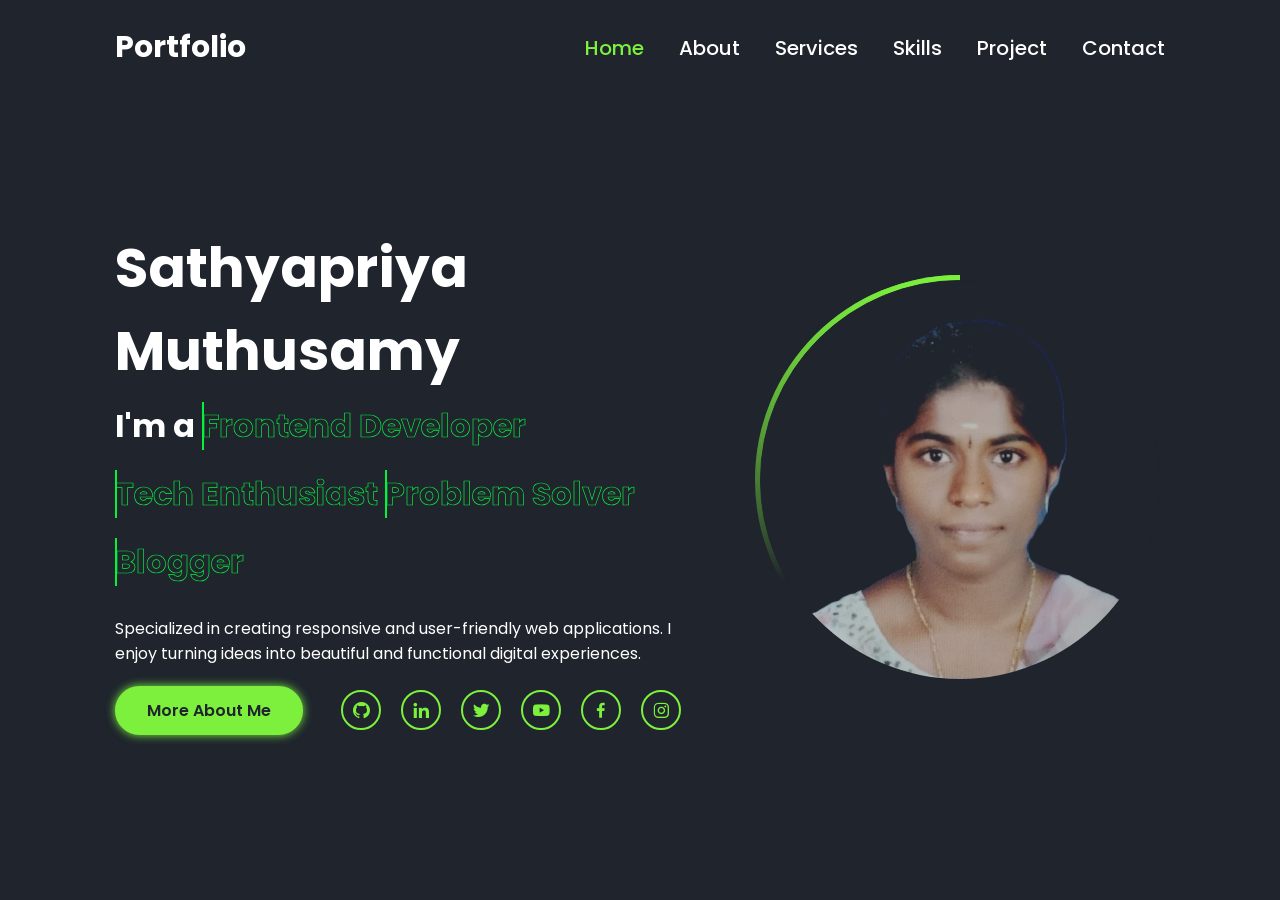
<file: index.html>
<!DOCTYPE html>
<html lang="en">
<head>
    <meta charset="UTF-8">
    <meta http-equip= "X-UA-Compatible" content="IE=edge">
    <meta name="viewport" content="width=device-width, initial-scale=1.0">
    <title>Personal Portfolio</title>

    <link href='https://unpkg.com/boxicons@2.1.4/css/boxicons.min.css' rel='stylesheet'>

    <link rel= "stylesheet" href="style.css"></link>

</head>
<body>

    <nav class="navbar">
        <a href = "#" class="logo">Portfolio</a>
        <u1>
            <li class = "active"><a href = "index.html">Home</a> </li>
            <li><a href = "about.html">About</a> </li>
            <li><a href = "services.html">Services</a> </li>
            <li><a href = "skills.html">Skills</a> </li>
            <li><a href = "project.html">Project</a> </li>
            <li><a href = "contact.html">Contact</a> </li>
                    
            
        </u1>
    </nav>


    <div class ="bars-animation">
        <div class = "bar" style ="--i:6;"></div>
        <div class = "bar" style=" --i:5;"></div>
        <div class = "bar" style = "--i:4;"></div>
        <div class = "bar" style = "--i:3;"></div>
        <div class = "bar" style = "--i:2;"></div>
        <div class = "bar" style = "--i:1;"></div>
    </div>
    <section class="home">
        <div class="home-info">
            <h1>Sathyapriya Muthusamy</h1>
            <h2> I'm a 
                <span style="--i:4;" data-text = " Frontend Developer"> Frontend Developer</span>
                <span style="--i:3;" data-text = "Tech Enthusiast">Tech Enthusiast</span>
                <span style="--i:2;" data-text = "Problem Solver">Problem Solver</span>
                <span style="--i:1;" data-text = "Blogger"> Blogger </span>
            </h2>
            <p> Specialized in creating responsive and user-friendly web applications. I enjoy turning ideas into beautiful and functional digital experiences.</p>
            <div class = "btn-sci">
                <a href = "about.html" class = "btn">More About Me</a>
                <div class = "sci">
                    <a href = "https://github.com" target="_blank"><i class="bx bxl-github"></i></a>
                    <a href = "https://linkedin.com" target="_blank" rel="noopener noreferrer"><i class="bx bxl-linkedin"></i></a>
                    <a href = "https://twitter.com" target="_blank"><i class="bx bxl-twitter"></i></a>
                    <a href = "https://www.youtube.com" target="_blank" rel="noopener noreferrer"><i class="bx bxl-youtube"></i></a>
                    <a href = "https://facebook.com" target="_blank"><i class="bx bxl-facebook"></i></a>
                    <a href = "https://instagram.com" target="_blank" rel="noopener noreferrer"><i class="bx bxl-instagram"></i></a>
                </div>
            </div>
        </div>

        <div class = "home-img">
            <div class = "img-box">
                <div class = "img-item">
                    <img src = "home.jpeg" alt = "">
                </div>
            </div>
        </div>
    </section>

</body>
</html>
</file>
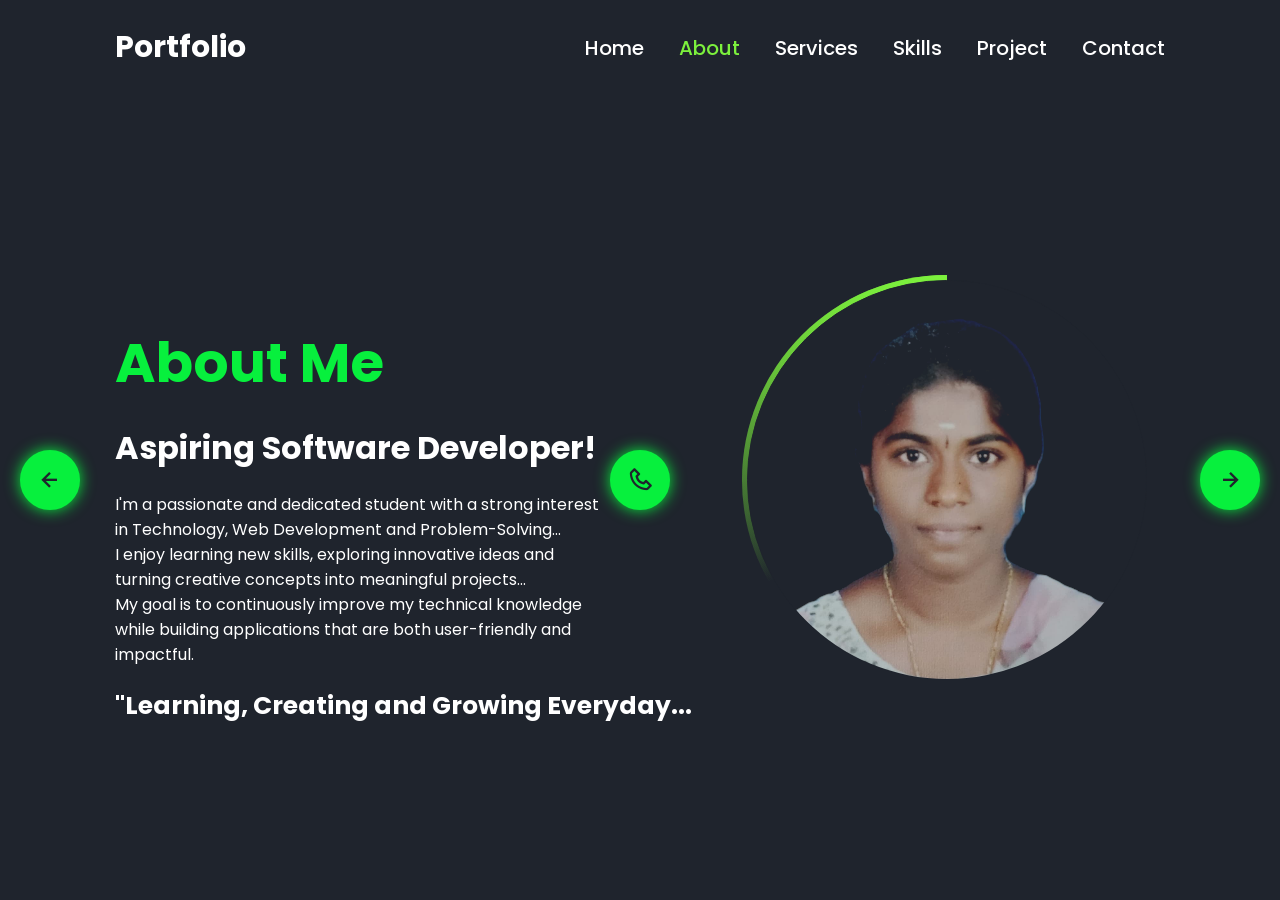
<file: about.html>
<!DOCTYPE html>
<html lang="en">
<head>
    <meta charset="UTF-8">
    <meta name="viewport" content="width=device-width, initial-scale=1.0">
    <title>About Me</title>
    
    <link href='https://unpkg.com/boxicons@2.1.4/css/boxicons.min.css' rel='stylesheet'>

    <link rel= "stylesheet" href="style.css"></link>

</head>
<body>
    <nav class="navbar2">
        <a href = "#" class="logo">Portfolio</a>
        <u1>
            <li><a href = "index.html">Home</a> </li>
            <li class="active"><a href = "about.html">About</a> </li>
            <li><a href = "services.html">Services</a> </li>
            <li><a href = "skills.html">Skills</a> </li>
            <li><a href = "project.html">Project</a> </li>
            <li><a href = "contact.html">Contact</a> </li>
                    
            
        </u1>
    </nav>


    <div class ="bars-animation">
        <div class = "bar" style ="--i:1;"></div>
    </div>

<section class="home2"> 
    <div class="about-content">
     <p>
        <br>
        <br>
        <br>
    </p>
    <h2> About Me</h2>
    <h3>Aspiring Software Developer!</h3>
    <p> I'm a passionate and dedicated student with a strong interest
        <br> in Technology, Web Development and Problem-Solving...
        <br>I enjoy learning new skills, exploring innovative ideas and 
        <br>turning creative concepts into meaningful projects...
        <br> My goal is to continuously improve my technical knowledge 
        <br>while building applications that are both user-friendly and
        <br> impactful.


    </p>
    <h4>"Learning, Creating and Growing Everyday...</h4>
    </div>
           <div class="navigation-buttons page-nav">

    <a href="index.html" class="circle-btn">
        <i class='bx bx-left-arrow-alt'></i>
    </a>

    <a href="contact.html" class="circle-btn">
        <i class='bx bx-phone'></i>
    </a>

    <a href="services.html" class="circle-btn">
        <i class='bx bx-right-arrow-alt'></i>
    </a>

</div>

        <div class = "home-img2">
            <div class = "img-box2">
                <div class = "img-item2">
                    <img src = "home.jpeg" alt = "">
                </div>
            </div>
        </div>
    </section>


</body>
</html>
</file>
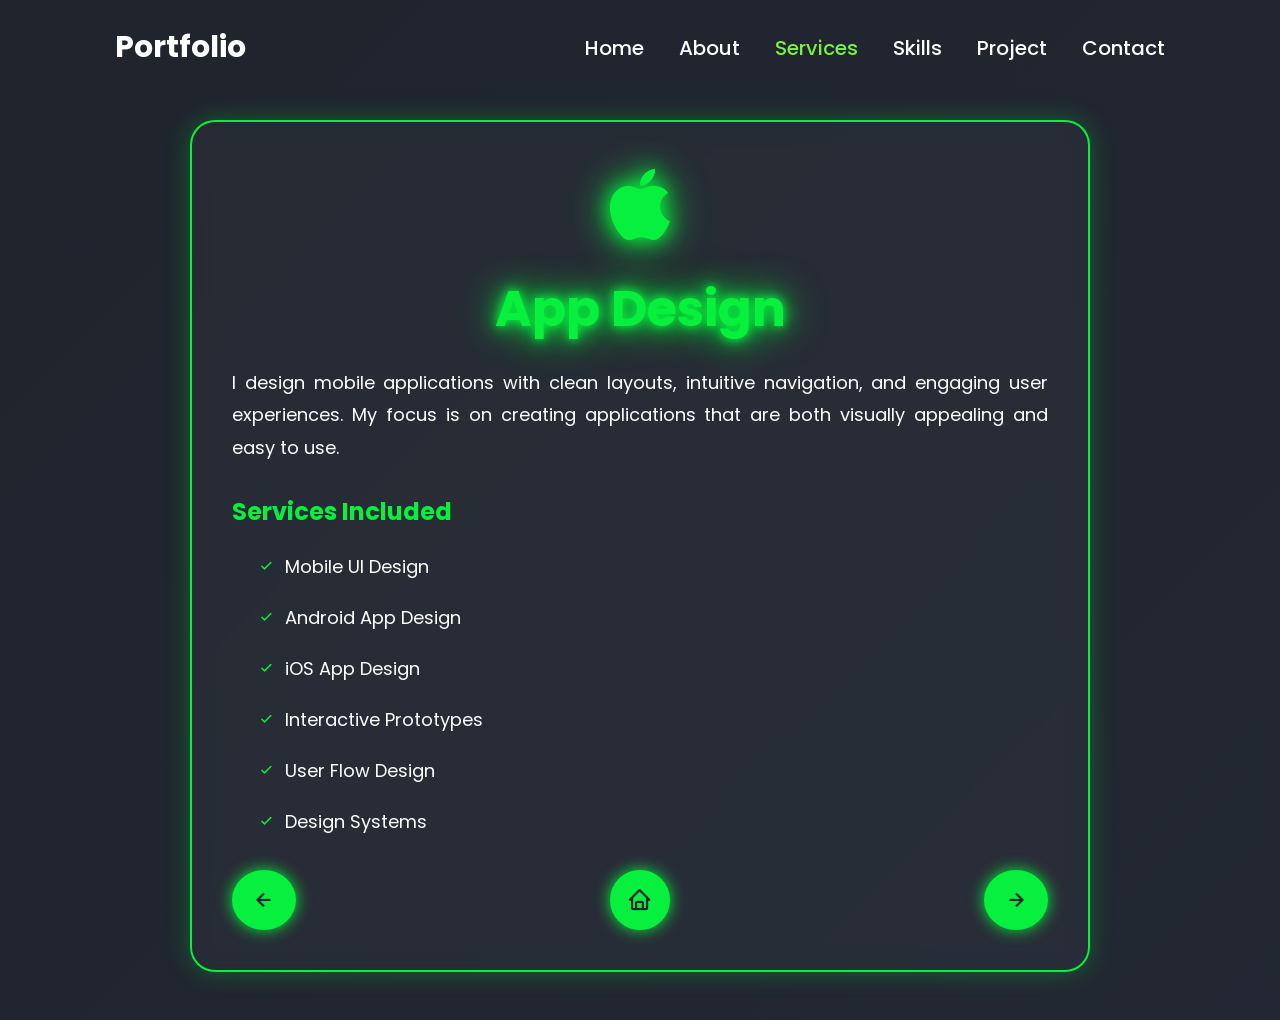
<file: appdesign.html>
<!DOCTYPE html>
<html lang="en">
<head>
    <meta charset="UTF-8">
    <meta name="viewport" content="width=device-width, initial-scale=1.0">
    <title>App Design</title>

    <link href='https://unpkg.com/boxicons@2.1.4/css/boxicons.min.css' rel='stylesheet'>
    <link rel="stylesheet" href="style.css">
</head>
<body>

 <nav class="navbar2">
        <a href = "#" class="logo">Portfolio</a>
        <u1>
            <li><a href = "index.html">Home</a> </li>
            <li><a href = "about.html">About</a> </li>
            <li class="active"><a href = "services.html">Services</a> </li>
            <li><a href = "skills.html">Skills</a> </li>
            <li><a href = "project.html">Project</a> </li>
            <li><a href = "contact.html">Contact</a> </li>
                    
            
        </u1>
    </nav>

<section class="service-detail">
<div class="service-icon">
    <i class='bx bxl-apple'></i>
</div>
    <h1>App Design</h1>

    <p>
        I design mobile applications with clean layouts, intuitive
        navigation, and engaging user experiences. My focus is on
        creating applications that are both visually appealing and
        easy to use.
    </p>

    <h2>Services Included</h2>

    <ul>
        <li><i class='bx bx-check'></i>Mobile UI Design</li>
        <li><i class='bx bx-check'></i>Android App Design</li>
        <li><i class='bx bx-check'></i>iOS App Design</li>
        <li><i class='bx bx-check'></i>Interactive Prototypes</li>
        <li><i class='bx bx-check'></i>User Flow Design</li>
        <li><i class='bx bx-check'></i>Design Systems</li>
    </ul>

    <div class="navigation-buttons">

        <a href="webdesign.html" class="btn">
            <i class='bx bx-left-arrow-alt'></i>
    
        </a>

<a href="index.html" class="nav-btn">
    <i class='bx bx-home'></i>
</a>

        <a href="skills.html" class="btn">
            <i class='bx bx-right-arrow-alt'></i>
    
        </a>

    </div>

</section>

</body>
</html>
</file>
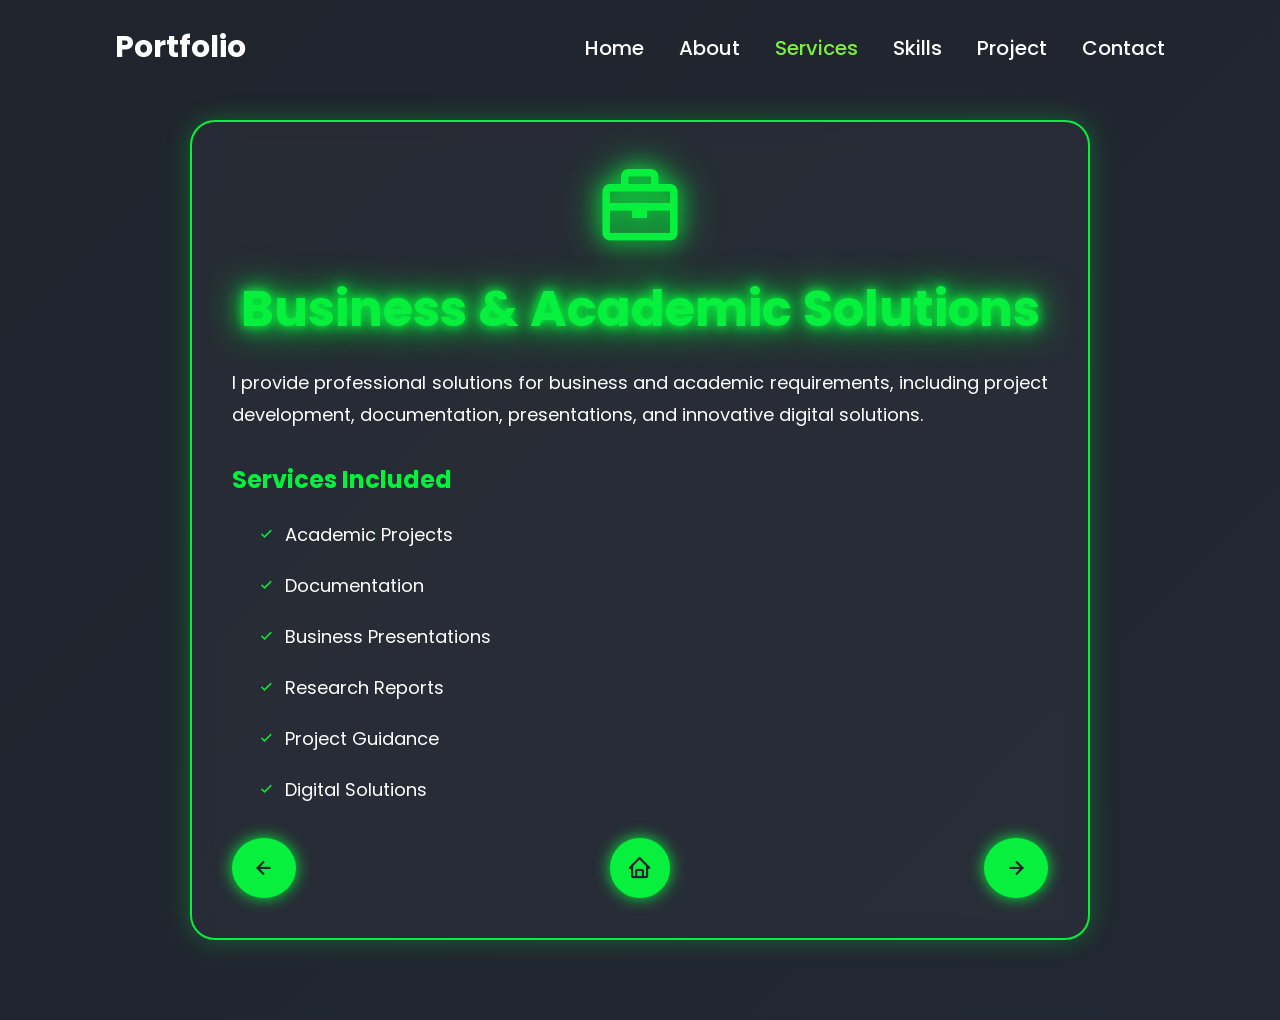
<file: business.html>
<!DOCTYPE html>
<html lang="en">
<head>
    <meta charset="UTF-8">
    <meta name="viewport" content="width=device-width, initial-scale=1.0">
    <title>Business & Academic Solutions</title>

    <link href='https://unpkg.com/boxicons@2.1.4/css/boxicons.min.css' rel='stylesheet'>
    <link rel="stylesheet" href="style.css">
</head>
<body>

 <nav class="navbar2">
        <a href = "#" class="logo">Portfolio</a>
        <u1>
            <li><a href = "index.html">Home</a> </li>
            <li><a href = "about.html">About</a> </li>
            <li class="active"><a href = "services.html">Services</a> </li>
            <li><a href = "skills.html">Skills</a> </li>
            <li><a href = "project.html">Project</a> </li>
            <li><a href = "contact.html">Contact</a> </li>
                    
            
        </u1>
    </nav>

<section class="service-detail">
<div class="service-icon">
    <i class='bx bx-briefcase'></i>
</div>
    <h1>Business & Academic Solutions</h1>

    <p>
        I provide professional solutions for business and academic
        requirements, including project development, documentation,
        presentations, and innovative digital solutions.
    </p>

    <h2>Services Included</h2>

    <ul>
        <li><i class='bx bx-check'></i>Academic Projects</li>
        <li><i class='bx bx-check'></i>Documentation</li>
        <li><i class='bx bx-check'></i>Business Presentations</li>
        <li><i class='bx bx-check'></i>Research Reports</li>
        <li><i class='bx bx-check'></i>Project Guidance</li>
        <li><i class='bx bx-check'></i>Digital Solutions</li>
    </ul>

    <div class="navigation-buttons">

        <a href="uiux.html" class="btn">
            <i class='bx bx-left-arrow-alt'></i>
        
        </a>

        <a href="index.html" class="nav-btn">
    <i class='bx bx-home'></i>
</a>

        <a href="webdesign.html" class="btn">
            <i class='bx bx-right-arrow-alt'></i>
        
        </a>

    </div>

</section>

</body>
</html>
</file>
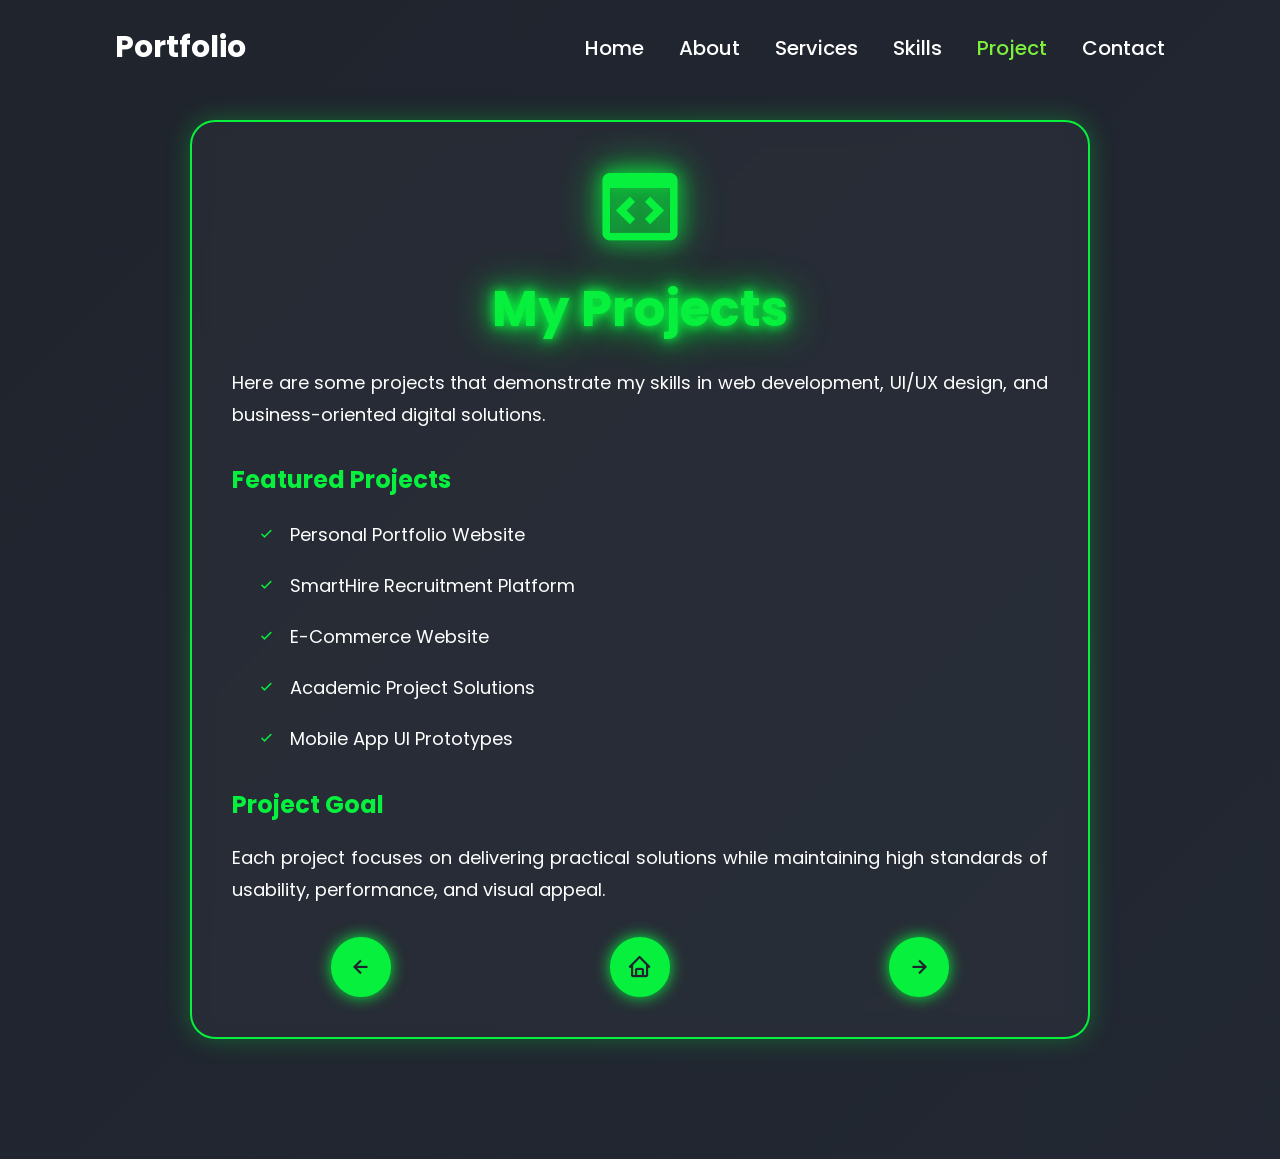
<file: project.html>
<!DOCTYPE html>
<html lang="en">
<head>
<meta charset="UTF-8">
<meta name="viewport" content="width=device-width, initial-scale=1.0">
<title>Projects</title>

<link href='https://unpkg.com/boxicons@2.1.4/css/boxicons.min.css' rel='stylesheet'>
<link rel="stylesheet" href="style.css">
</head>

<body>

 <nav class="navbar2">
        <a href = "#" class="logo">Portfolio</a>
        <u1>
            <li><a href = "index.html">Home</a> </li>
            <li><a href = "about.html">About</a> </li>
            <li><a href = "services.html">Services</a> </li>
            <li><a href = "skills.html">Skills</a> </li>
            <li class="active"><a href = "project.html">Project</a> </li>
            <li><a href = "contact.html">Contact</a> </li>
                    
            
        </u1>
    </nav>

<section class="service-detail">

<div class="service-icon">
    <i class='bx bx-code-block'></i>
</div>

<h1>My Projects</h1>

<p>
Here are some projects that demonstrate my skills in web development,
UI/UX design, and business-oriented digital solutions.
</p>

<h2>Featured Projects</h2>

<ul>
<li><i class='bx bx-check'></i> Personal Portfolio Website</li>
<li><i class='bx bx-check'></i> SmartHire Recruitment Platform</li>
<li><i class='bx bx-check'></i> E-Commerce Website</li>
<li><i class='bx bx-check'></i> Academic Project Solutions</li>
<li><i class='bx bx-check'></i> Mobile App UI Prototypes</li>
</ul>

<h2>Project Goal</h2>

<p>
Each project focuses on delivering practical solutions while maintaining
high standards of usability, performance, and visual appeal.
</p>

<div class="navigation-buttons">

<a href="skills.html" class="nav-btn">
<i class='bx bx-left-arrow-alt'></i>

</a>

<a href="index.html" class="nav-btn">
    <i class='bx bx-home'></i>
</a>

<a href="contact.html" class="nav-btn">

<i class='bx bx-right-arrow-alt'></i>
</a>

</div>

</section>

</body>
</html>
</file>
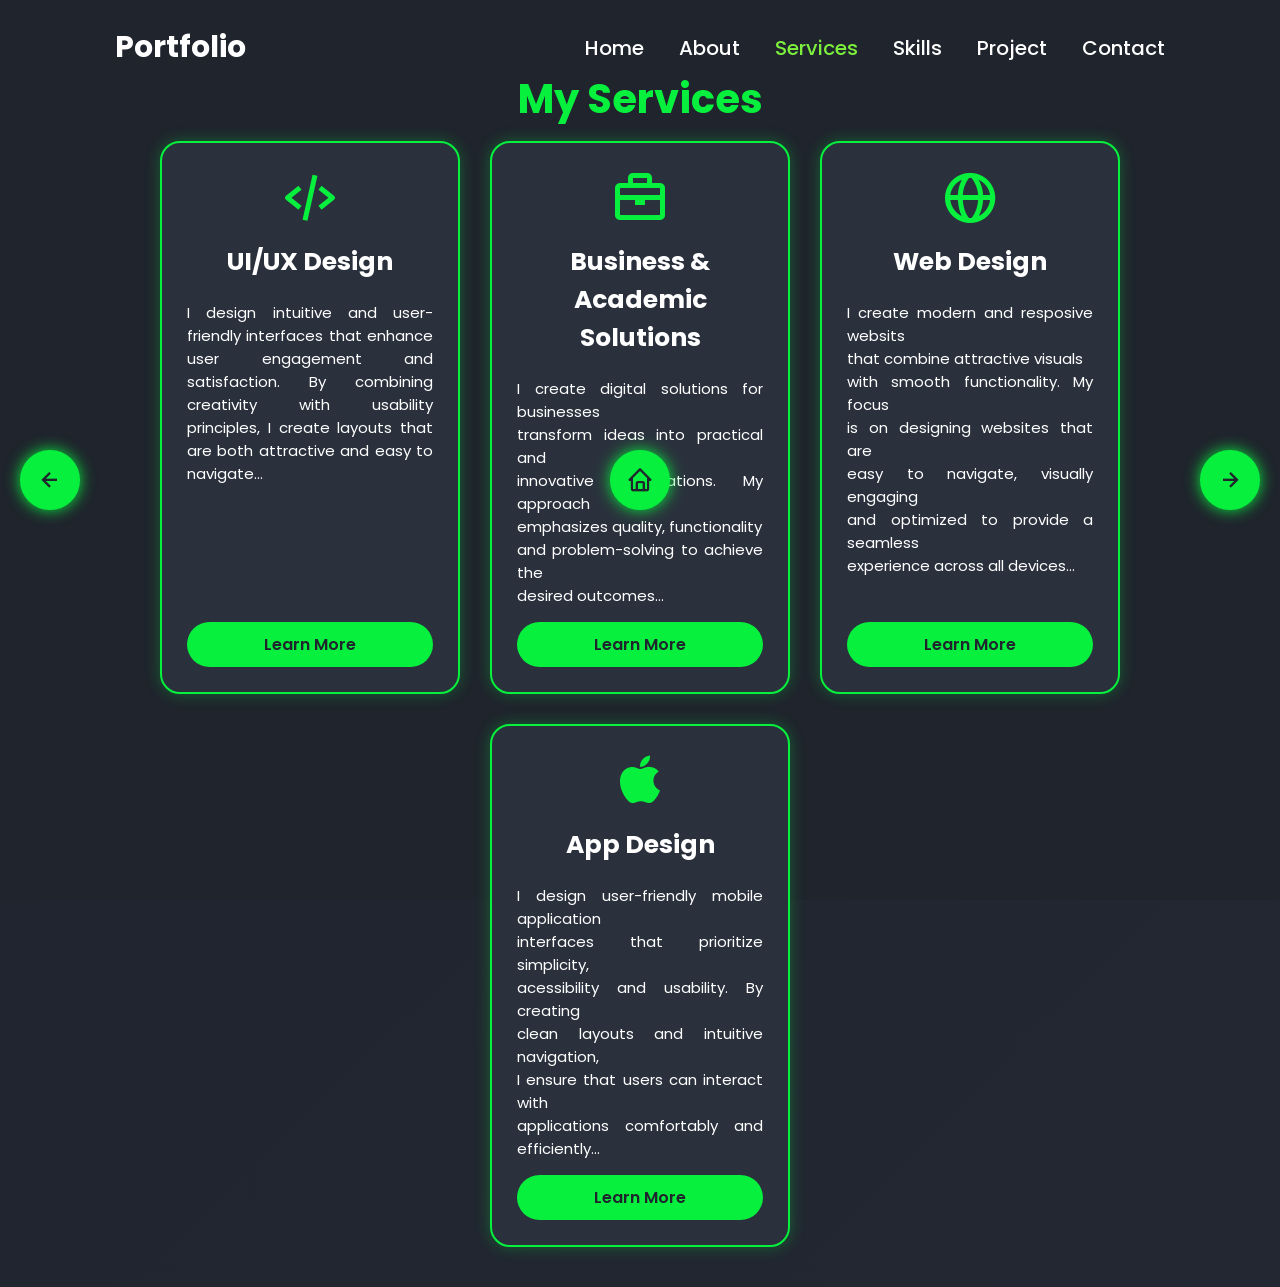
<file: services.html>
<!DOCTYPE html>
<html lang="en">
<head>
    <meta charset="UTF-8">
    <meta name="viewport" content="width=device-width, initial-scale=1.0">
    <title>Services</title>
    
    <link href='https://unpkg.com/boxicons@2.1.4/css/boxicons.min.css' rel='stylesheet'>

    <link rel= "stylesheet" href="style.css"></link>

</head>
<body>
    <nav class="navbar2">
        <a href = "#" class="logo">Portfolio</a>
        <u1>
            <li><a href = "index.html">Home</a> </li>
            <li><a href = "about.html">About</a> </li>
            <li class="active"><a href = "services.html">Services</a> </li>
            <li><a href = "skills.html">Skills</a> </li>
            <li><a href = "project.html">Project</a> </li>
            <li><a href = "contact.html">Contact</a> </li>
                    
            
        </u1>
    </nav>


    <div class ="bars-animation">
        <div class = "bar" style ="--i:1;"></div>
    </div>
    
    <section class="home3">

            <div class="container">
           <p>
            <br>
            <br>
            <br>
           </p>
            <h2>My Services</h2>
        </div>
        <div class="sections">
                <div class="one">
                    
                        <i class="bx bx-code-alt" style="color:#07f03d"></i>
                        <h3>UI/UX Design</h3>
                        <p> I design intuitive and user-friendly interfaces that enhance user engagement and satisfaction. By combining creativity with usability principles, I create layouts 
                          that are both attractive and easy to navigate...
                     
                </p>
                        <a href = "uiux.html" class="read">Learn More</a>

                    </div>
                <div class="two">
                    
                        <i class="bx bx-briefcase" style="color:#07f03d"></i>
                        <h3>Business & Academic Solutions</h3>
                       <p>I create digital solutions for businesses 
                        <br>transform ideas into practical and
                        <br> innovative applications. My approach
                        <br> emphasizes quality, functionality
                        <br> and problem-solving to achieve the
                        <br> desired outcomes...
                   
            </p>
                        <a href = "business.html" class="read">Learn More</a>
                    </div>
                
                <div class = "three">
                   
                         <i class="bx bx-globe" style="color:#07f03d"></i>
                         
                        <h3>Web Design</h3>
                        <p>I create modern and resposive websits 
                            <br>that combine attractive visuals 
                            <br>with smooth functionality. My focus
                            <br> is on designing websites that are 
                            <br>easy to navigate, visually engaging
                            <br> and optimized to provide a seamless 
                            <br>experience across all devices...
                        </p>
                        <a href = "webdesign.html" class="read">Learn More</a>
                    </div>


                <div class="four">
                    
                         <i class="bx bxl-apple" style="color:#07f03d"></i>
                        <h3>App Design</h3>
                        <p> I design user-friendly mobile application
                            <br> interfaces that prioritize simplicity,
                            <br> acessibility and usability. By creating
                            <br> clean layouts and intuitive navigation, 
                            <br>I ensure that users can interact with
                            <br> applications comfortably and efficiently...
                      
                </p>


                        <a href = "appdesign.html" class="read">Learn More</a>
                    </div>
                </div>                        
          
           <div class="navigation-buttons page-nav">

    <a href="about.html" class="circle-btn">
        <i class='bx bx-left-arrow-alt'></i>
    </a>

    <a href="index.html" class="circle-btn">
        <i class='bx bx-home'></i>
    </a>

    <a href="skills.html" class="circle-btn">
        <i class='bx bx-right-arrow-alt'></i>
    </a>

</div>
        </div>
    </section>


</body>
</html>
</file>
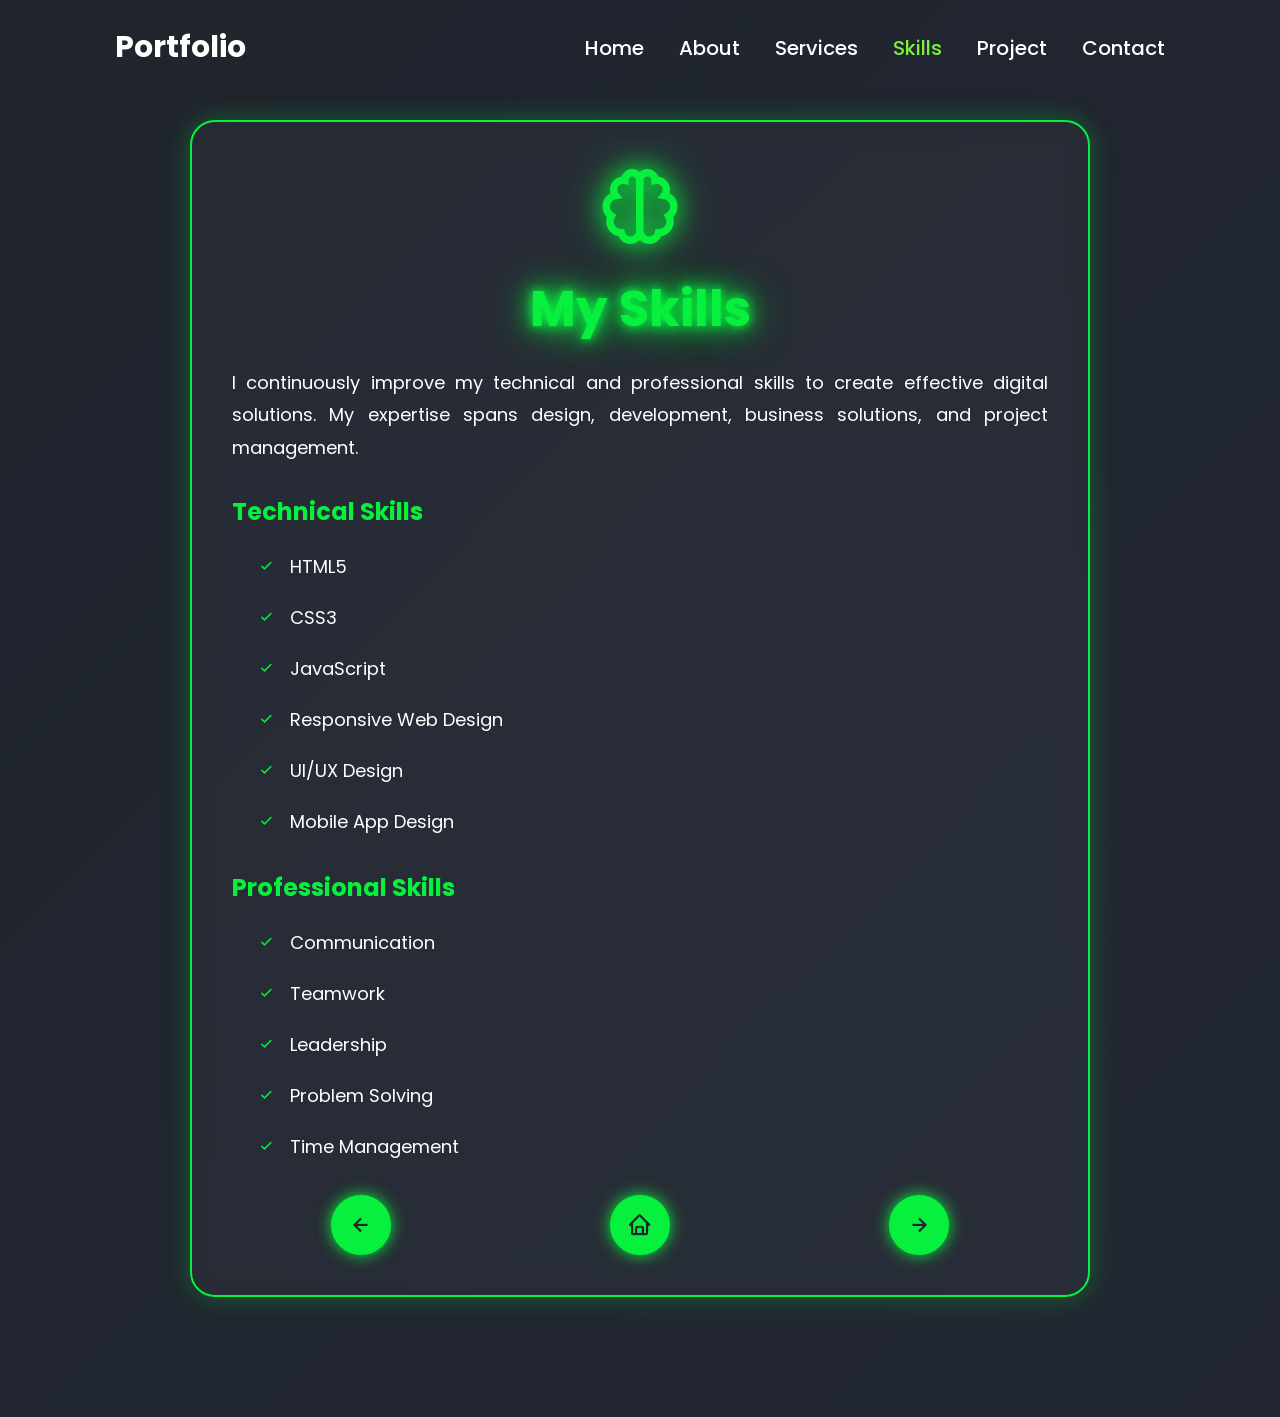
<file: skills.html>
<!DOCTYPE html>
<html lang="en">
<head>
<meta charset="UTF-8">
<meta name="viewport" content="width=device-width, initial-scale=1.0">
<title>Skills</title>

<link href='https://unpkg.com/boxicons@2.1.4/css/boxicons.min.css' rel='stylesheet'>
<link rel="stylesheet" href="style.css">
</head>

<body>

 <nav class="navbar2">
        <a href = "#" class="logo">Portfolio</a>
        <u1>
            <li><a href = "index.html">Home</a> </li>
            <li><a href = "about.html">About</a> </li>
            <li><a href = "services.html">Services</a> </li>
            <li class="active"><a href = "skills.html">Skills</a> </li>
            <li><a href = "project.html">Project</a> </li>
            <li><a href = "contact.html">Contact</a> </li>
                    
            
        </u1>
    </nav>

<section class="service-detail">

<div class="service-icon">
    <i class='bx bx-brain'></i>
</div>

<h1>My Skills</h1>

<p>
I continuously improve my technical and professional skills to create
effective digital solutions. My expertise spans design, development,
business solutions, and project management.
</p>

<h2>Technical Skills</h2>

<ul>
<li><i class='bx bx-check'></i> HTML5</li>
<li><i class='bx bx-check'></i> CSS3</li>
<li><i class='bx bx-check'></i> JavaScript</li>
<li><i class='bx bx-check'></i> Responsive Web Design</li>
<li><i class='bx bx-check'></i> UI/UX Design</li>
<li><i class='bx bx-check'></i> Mobile App Design</li>
</ul>

<h2>Professional Skills</h2>

<ul>
<li><i class='bx bx-check'></i> Communication</li>
<li><i class='bx bx-check'></i> Teamwork</li>
<li><i class='bx bx-check'></i> Leadership</li>
<li><i class='bx bx-check'></i> Problem Solving</li>
<li><i class='bx bx-check'></i> Time Management</li>
</ul>

<div class="navigation-buttons">

<a href="services.html" class="nav-btn">
<i class='bx bx-left-arrow-alt'></i>
</a>

<a href="index.html" class="nav-btn">
    <i class='bx bx-home'></i>
</a>

<a href="project.html" class="nav-btn">
<i class='bx bx-right-arrow-alt'></i>
</a>

</div>

</section>

</body>
</html>
</file>
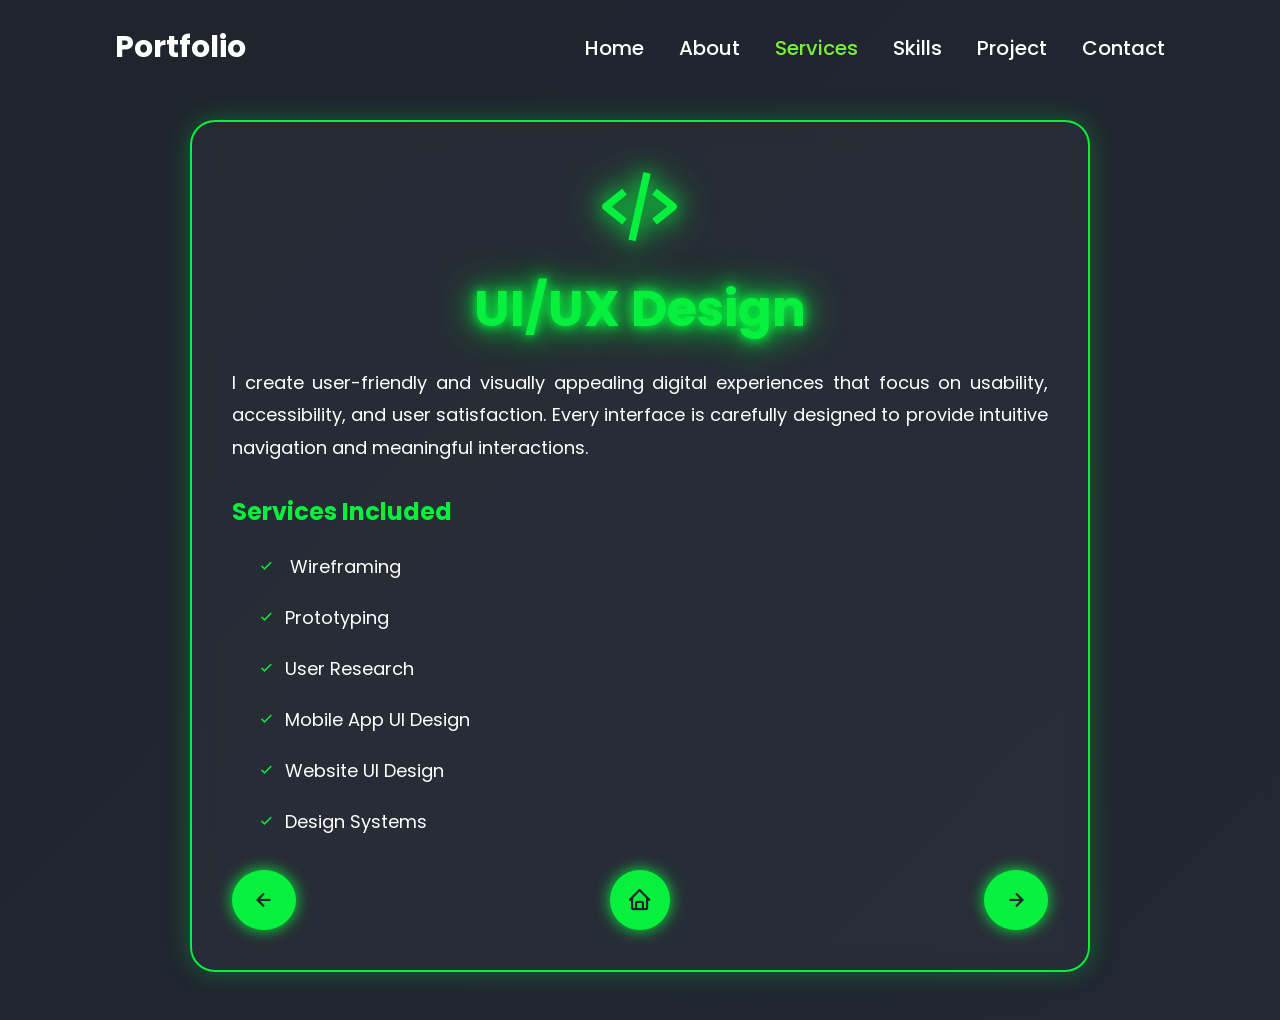
<file: uiux.html>
<!DOCTYPE html>
<html lang="en">
<head>
    <meta charset="UTF-8">
    <meta name="viewport" content="width=device-width, initial-scale=1.0">
    <title>UI/UX Design</title>

    <link href='https://unpkg.com/boxicons@2.1.4/css/boxicons.min.css' rel='stylesheet'>
    <link rel="stylesheet" href="style.css">
</head>
<body>

 <nav class="navbar2">
        <a href = "#" class="logo">Portfolio</a>
        <u1>
            <li><a href = "index.html">Home</a> </li>
            <li><a href = "about.html">About</a> </li>
            <li class="active"><a href = "services.html">Services</a> </li>
            <li><a href = "skills.html">Skills</a> </li>
            <li><a href = "project.html">Project</a> </li>
            <li><a href = "contact.html">Contact</a> </li>
                    
            
        </u1>
    </nav>

<section class="service-detail">

    <div class="service-icon">
    <i class='bx bx-code-alt'></i>
</div>
    <h1>UI/UX Design</h1>

    <p>
        I create user-friendly and visually appealing digital experiences
        that focus on usability, accessibility, and user satisfaction.
        Every interface is carefully designed to provide intuitive
        navigation and meaningful interactions.
    </p>

    <h2>Services Included</h2>

    <ul>
        <li><i class='bx bx-check'></i> Wireframing</li>
        <li><i class='bx bx-check'></i>Prototyping</li>
        <li><i class='bx bx-check'></i>User Research</li>
        <li><i class='bx bx-check'></i>Mobile App UI Design</li>
        <li><i class='bx bx-check'></i>Website UI Design</li>
        <li><i class='bx bx-check'></i>Design Systems</li>
    </ul>

    <div class="navigation-buttons">

    <a href="services.html" class="btn">
        <i class='bx bx-left-arrow-alt'></i>
    </a>

    <a href="index.html" class="nav-btn">
        <i class='bx bx-home'></i>
    </a>

    <a href="business.html" class="btn">
        <i class='bx bx-right-arrow-alt'></i>
    </a>

</div>

</section>

</body>
</html>
</file>
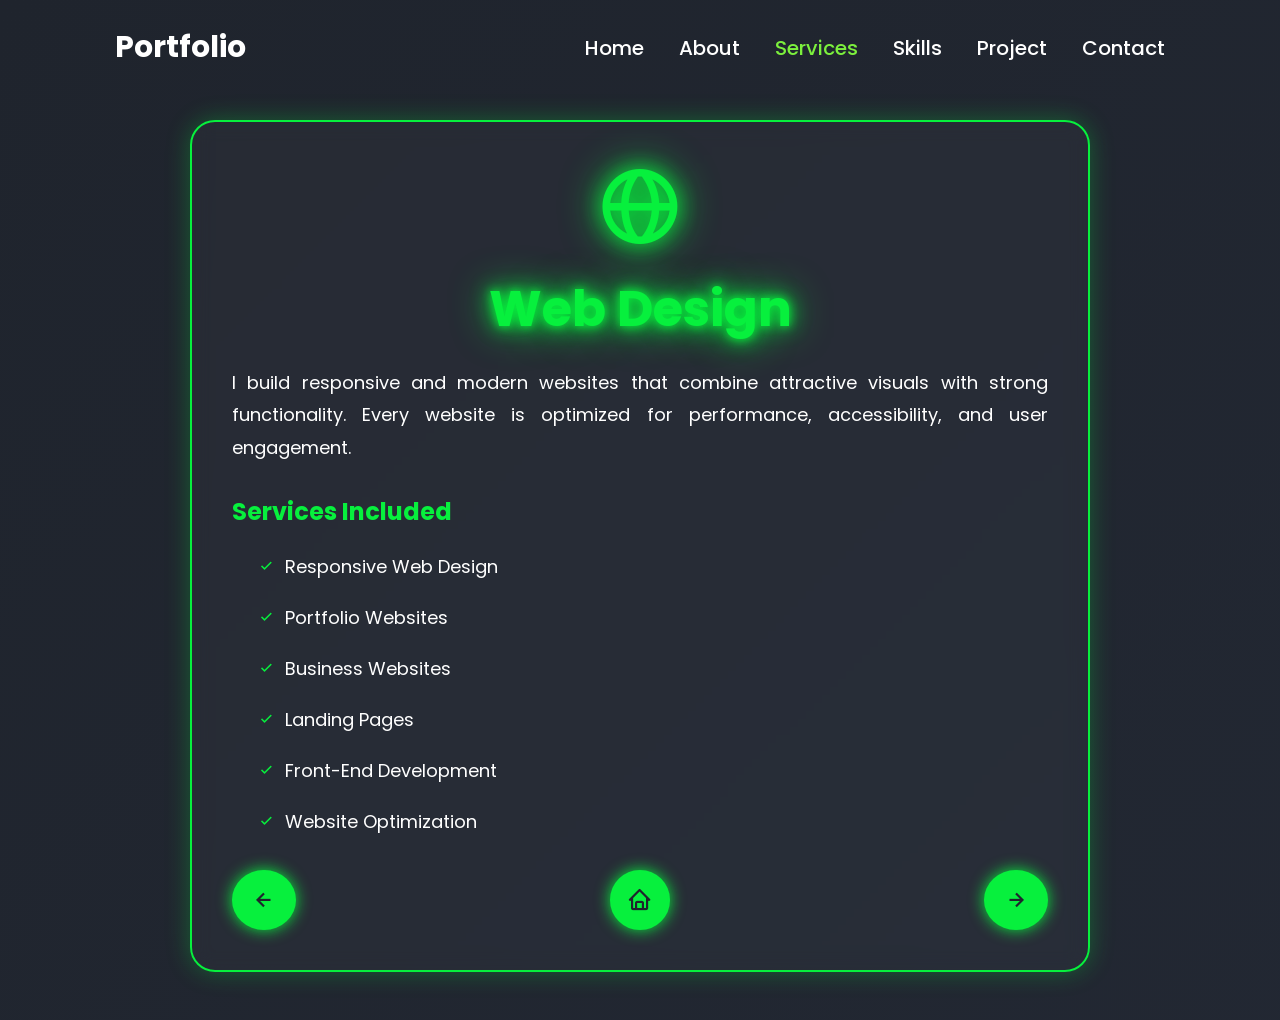
<file: webdesign.html>
<!DOCTYPE html>
<html lang="en">
<head>
    <meta charset="UTF-8">
    <meta name="viewport" content="width=device-width, initial-scale=1.0">
    <title>Web Design</title>

    <link href='https://unpkg.com/boxicons@2.1.4/css/boxicons.min.css' rel='stylesheet'>
    <link rel="stylesheet" href="style.css">
</head>
<body>

 <nav class="navbar2">
        <a href = "#" class="logo">Portfolio</a>
        <u1>
            <li><a href = "index.html">Home</a> </li>
            <li><a href = "about.html">About</a> </li>
            <li class="active"><a href = "services.html">Services</a> </li>
            <li><a href = "skills.html">Skills</a> </li>
            <li><a href = "project.html">Project</a> </li>
            <li><a href = "contact.html">Contact</a> </li>
                    
            
        </u1>
    </nav>

<section class="service-detail">
<div class="service-icon">
    <i class='bx bx-globe'></i>
</div>
    <h1>Web Design</h1>

    <p>
        I build responsive and modern websites that combine attractive
        visuals with strong functionality. Every website is optimized
        for performance, accessibility, and user engagement.
    </p>

    <h2>Services Included</h2>

    <ul>
        <li><i class='bx bx-check'></i>Responsive Web Design</li>
        <li><i class='bx bx-check'></i>Portfolio Websites</li>
        <li><i class='bx bx-check'></i>Business Websites</li>
        <li><i class='bx bx-check'></i>Landing Pages</li>
        <li><i class='bx bx-check'></i>Front-End Development</li>
        <li><i class='bx bx-check'></i>Website Optimization</li>
    </ul>

    <div class="navigation-buttons">

        <a href="business.html" class="btn">
            <i class='bx bx-left-arrow-alt'></i>
        
        </a>

<a href="index.html" class="nav-btn">
    <i class='bx bx-home'></i>
</a>

        <a href="appdesign.html" class="btn">
            <i class='bx bx-right-arrow-alt'></i>
        
        </a>

    </div>

</section>

</body>
</html>
</file>
<file: style.css>
@import url('https://fonts.googleapis.com/css2?family=Poppins:wght@300;400;500;600;700;800;900&display=swap');

* {
    margin: 0;
    padding: 0;
    box-sizing: border-box;
    font-family: 'Poppins', sans-serif;
}

a{
    color:#fff;
    text-decoration:none;
}

.navbar{
    position:fixed;
    left:0;
    top:0;
    width:100%;
    padding:25px 9%;
    display: flex;
    justify-content: space-between;
    align-items: center;
    z-index: 100;
    visibility:hidden;
    opacity:0;
    animation: show-content 1.2s ease-out forwards;
    animation-delay: 1.2s;
}

@keyframes show-content{
    100%{
        visibility: visible;
        opacity:1;
    }
}

.navbar .logo{
    font-size:30px;
    font-weight:700;
    animation: slideLeft 1.2s ease-out forwards;
} 


@keyframes slideLeft{
    0%{
        transform: translateX(-100px);
        opacity:0;
        }
        100%{
            transform:translateX(0);
            opacity:1;
        }
}

.navbar u1{
    display:flex; 
    animation:  slideBottom 1.2s ease-out forwards;
}

.navbar u1 li{
    list-style:none;
    margin-left: 35px;
}
.navbar u1 li a{
    font-size:20px;
    font-weight:500;
    transition: all 0.45s ease;
}
.navbar u1 li:hover a,
.navbar u1 li.active a {
    color:#7cf03d;
}
.home{
    display:flex;
    align-items: center;
    gap:50px;
    height:100vh;
    padding: 60px 9% 0;
    color: #fff;
    visibility:hidden;
    opacity:0;
    animation: show-content 1.2s ease-out forwards;
    animation-delay: 1.6s;
}
.home-info h1{
    font-size: 55px;
    animation: slideBottom 1.2s ease-out forwards;
    opacity:0;
    animation-delay:.7s;
    margin-bottom: 20px;
}

@keyframes slideBottom{
    0%{
        transform: translateY(-100px);
        opacity:0;
        }
        100%{
            transform:translateY(0);
            opacity:1;
        }
}
.home-info h2{
    display:inline-block;
    font-size:32px;
    margin-top: -10px;
    animation:  slideLeft 1.2s ease-out forwards;
}

.home-info h2 span{
    position:relative;
    display:inline-block;
    color:transparent;
    -webkit-text-stroke: .7px #07f03d;
    animation: display-text 16s linear infinite;                
    animation-delay:calc(-4s *var(--i));
    margin-bottom: 20px;
}

@keyframes display-text{
    25%, 
    100%{
        display:none;
        transform:translateX(50px);
    }
}

.home-info h2 span::before{
    content: attr(data-text);
    position: absolute;
    width:0;
    border-right: 2px solid #07f03d;
    color:#07f03d;
    white-space: nowrap;
    overflow: hidden;
    animation: fill-text 4s linear infinite;
}

@keyframes fill-text{
    10%,
    100%{
        width:0;
    }
    70%,
    90%{
        width:100%;
    }
}

.home-info p{
    font-size: 16px;
    margin: 10px 0 25px;
    animation: slideTop 1.2s ease-out forwards;
    margin-bottom:20px;
}


@keyframes slideTop{
    0%{
        transform: translateY(100px);
        opacity:0;
        }
        100%{
            transform:translateY(0);
            opacity:1;
        }
}
.home-info .btn-sci{
    display:flex;
    align-items:center;
}
.btn{
    display: inline-block;
    padding: 10px 30px;
    background: #7cf03d;
    border: 2px solid #7cf03d;
    border-radius : 40px;
    box-shadow: 0 0 10px #7cf03d;
    font-size: 16px;
    color: #1f242d;
    font-weight: 600;
}
.btn:hover{
    background:transparent;
    color:#7cf03d;
    box-shadow:none;
}
.home-info .btn-sci .sci{
    margin-left: 30px;
}
.home-info .btn-sci .sci a{
    display: inline-flex;
    padding:8px;
    border: 2px solid #7cf03d;
    border-radius:50%;
    font-size: 20px;
    color:#7cf03d;
    margin: 0 8px;
    transition: all 0.45s ease;
}
.home-info .btn-sci .sci a:hover{
    background: #7cf03d;
    color:#1f242d;
    box-shadow: 0 0 10px #07f03d;
}
.home-img .img-box{
    width: 32vw;
    height: 32vw;
    border-radius: 50%;
    padding:5px;
    position: relative;
    display:flex;
    justify-content:center;
    align-items:center;
    overflow:hidden;
}
.home-img .img-box::before,
.home-img .img-box::after{
    content:'';
    position:absolute;
    width:500px;
    height:500px;
    background: conic-gradient(transparent,transparent,transparent,#7cf03d);
    transform:rotate(0deg);
    animation: rotate-border 10s linear infinite;
}

.home-img .img-box::after{
    animation-delay: -5s;
}

@keyframes rotate-border{
    100%{
        transform: rotate(360deg);
    }
}

.home-img .img-box .img-item{
    position:relative;
    width : 100%;
    height: 100%;
    background: #1f242d;
    border-radius:50%;
    border: .1px solid #1f242d;
    justify-content: center;
    overflow:hidden;
    z-index:1;
    
}
.home-img .img-box .img-item img{
    position : absolute;
    display: block;
    width : 100%;
    object-fit:cover;
    mix-blend-mode:lighten;
    top:0px;
    left:10px;
}
.bars-animation{
    position: absolute;
    width:100%;
    height:100%;
    display:flex;
    z-index:-1;
}
.bars-animation .bar{
    width:100%;
    height:100%;
    background:#1f242d;
    transform:translateY(-100%);
    animation: show-bars .5s ease-in-out forwards;
    animation-delay: calc(.1s * var(--i))
}
@keyframes show-bars{
    100%{
        transform: translateY(0%);
    }
}


.navbar2{
    position:fixed;
    left:0;
    top:0;
    width:100%;
    padding:25px 9%;
    display: flex;
    justify-content: space-between;
    align-items: center;
    z-index: 100;
    visibility:hidden;
    opacity:0;
    animation: show-content 1s ease-out forwards;
    animation-delay: 1s;
}


.navbar2 .logo{
    font-size:30px;
    font-weight:700;
} 


.navbar2 u1{
    display:flex; 
}


.navbar2 u1 li{
    list-style:none;
    margin-left: 35px;
}


.navbar2 u1 li a{
    font-size:20px;
    font-weight:500;
    transition: all 0.45s ease;
}

.navbar2 u1 li:hover a,
.navbar2 u1 li.active a {
    color:#7cf03d;
}

.home-img2 .img-box2{
    width: 32vw;
    height: 32vw;
    border-radius: 50%;
    padding:5px;
    position: relative;
    display:flex;
    justify-content:center;
    align-items:center;
    overflow:hidden;
}
.home-img2 .img-box2::before,
.home-img2 .img-box2::after{
    content:'';
    position:absolute;
    width:500px;
    height:500px;
    background: conic-gradient(transparent,transparent,transparent,#7cf03d);
    transform:rotate(0deg);
    animation: rotate-border 10s linear infinite;
}

.home-img2 .img-box2::after{
    animation-delay: -5s;
}

.home-img2 .img-box2 .img-item2{
    position:relative;
    width : 100%;
    height: 100%;
    background: #1f242d;
    border-radius:50%;
    border: .1px solid #1f242d;
    justify-content: center;
    overflow:hidden;
    z-index:1;
    padding-top: 50px;
    animation: slideBottom 3s ease-out forwards;
}
.home-img2 .img-box2 .img-item2 img{
    position : absolute;
    display: block;
    width : 100%;
    object-fit:cover;
    mix-blend-mode:lighten;
    top:0px;
    left:0px;
}

.home2 h2{
    font-size: 55px;
    opacity:0;
    animation-delay:.7s;
    margin-bottom: 20px;
    color:#07f03d;
    animation: slideBottom 3s ease-out forwards;
}


.home2{
    display:flex;
    align-items: center;
    gap:50px;
    height:100vh;
    padding: 60px 9% 0;
    color: #fff;
    visibility:hidden;
    opacity:0;
    animation: show-content 3s ease-out forwards;
    animation-delay: 1.6s;
    left:30px;
}
.home2 h3{
    font-size: 32px;
    animation: slideLeft 3s ease-out forwards;
    opacity:0;
    animation-delay:.7s;
    margin-bottom: 20px;
}


.home2 h4{
    font-size: 25px;
    animation: slideTop 3s ease-out forwards;
    opacity:0;
    animation-delay:.7s;
    margin-bottom: 20px;
}



.home2 p{
    font-size: 16px;
    margin: 10px 0 25px;
    animation: slideRight 3s ease-out forwards;
    margin-bottom:20px;
}

@keyframes slideRight{
    0%{
        transform: translateX(100px);
        opacity:0;
        }
        100%{
            transform:translateX(0);
            opacity:1;
        }
}


.home-info .btn-sci{
    display:flex;
    align-items:center;
}
.btn2{
    display: inline-block;
    padding: 10px 30px;
    background: #7cf03d;
    border: 2px solid #7cf03d;
    border-radius : 40px;
    box-shadow: 0 0 10px #7cf03d;
    font-size: 16px;
    color: #1f242d;
    font-weight: 600;
    animation: slideRight 3s ease-out forwards;
    animation-delay: 1.2s;
}
.btn2:hover{
    background:transparent;
    color:#7cf03d;
    box-shadow:none;
}
.aboit-content .btn-sci2 .sci2{
    margin-left: 30px;
}
.about-content .btn-sci2 .sci2 a{
    display: inline-flex;
    padding:8px;
    border: 2px solid #7cf03d;
    border-radius:50%;
    font-size: 20px;
    color:#7cf03d;
    margin: 0 8px;
    transition: all 0.45s ease;
}

.home2 h2{
    font-size: 55px;
    opacity:0;
    animation-delay:.7s;
    margin-bottom: 20px;
    color:#07f03d;
    animation: slideBottom 3s ease-out forwards;
}


.home3 h2{
    font-size: 40px;
    color:#07f03d;
    text-align:center;
    animation: slideTop 3s ease-out forwards;
}


.home3 h3{
    font-size: 25px; 
    color:#fff;
    margin-bottom: 20px;
}

.home3 p{
    font-size:15px;
    color:#fff;
}
.sections{
    display: flex;
    text-align:center;
    justify-content:center ;
    flex-wrap: wrap;
    gap: 30px;
    padding: 40px;
}
.one,
.two{
        animation: slideLeft 3s ease-out forwards;
}
.three,
.four{
      animation: slideRight 3s ease-out forwards;
}
.one,
.two,
.three,
.four{
    width: 300px;
    min-height: 420px;
    background: #2a313d;
    border: 2px solid #07f03d;
    border-radius: 20px;
    padding: 25px;
    box-shadow: 0 0 15px rgba(7,240,61,0.3);
    transition: all 0.45s ease;
    box-sizing: border-box;
}

.one:hover,
.two:hover,
.three:hover,
.four:hover{
    transform: translateY(-10px);
    box-shadow: 0 0 25px rgba(7,240,61,0.6);
}

.one i,
.two i,
.three i,
.four i{
    font-size: 60px;
    margin-bottom: 15px;
}

.read{
    display: inline-block;
    margin-top: 15px;
    padding: 10px 20px;
    background: #07f03d;
    color: #1f242d;
    border-radius: 30px;
    font-weight: 600;
}

.read:hover{
    background: transparent;
    color: #07f03d;
    border: 2px solid #07f03d;
}

.one p,
.two p,
.three p,
.four p{
    text-align: justify;
    text-justify: inter-word;
}
.sub-title{
    margin-bottom: 20px;
}

.sections{
    margin-top: 12px;
    padding-top: 0;
}
.one,
.two,
.three,
.four{
    display: flex;
    flex-direction: column;
}

.one p,
.two p,
.three p,
.four p{
    flex-grow: 1;
}


.service-detail{
    max-width:900px;
    margin:100px auto;
    padding:40px;
    color:#fff;
    animation:show-content 1s ease-out forwards;
}

.service-detail h1{
    font-size:50px;
    color:#07f03d;
    margin-bottom:20px;
}

.service-detail h2{
    margin-top:30px;
    margin-bottom:15px;
    color:#07f03d;
}

.service-detail p{
    text-align:justify;
    line-height:1.8;
    font-size:18px;
}

.service-detail ul{
    margin-left:25px;
    line-height:2;
    font-size:18px;
}

.nav-btn{
    width:50px;
    height:50px;
    flex:row;
    display:flex;
    justify-content:center;
    align-items:center;
    gap : 60px;
    border-radius:50%;
    margin-top:40px;
    background:#07f03d;
    color:#1f242d;

    text-decoration:none;
    font-size:24px;

    box-shadow:0 0 15px #07f03d;

    transition:.4s ease;
}

.nav-btn:hover{
    transform:translateY(-4px) scale(1.1);

    box-shadow:
    0 0 15px #07f03d,
    0 0 30px #07f03d;
}

body{
    min-height:100vh;
    background: linear-gradient(
        135deg,
        #1f242d,
        #252b38,
        #1f242d
    );
    background-size:400% 400%;
    animation: gradientMove 12s ease infinite;
}

@keyframes gradientMove{

    0%{
        background-position:0% 50%;
    }

    50%{
        background-position:100% 50%;
    }

    100%{
        background-position:0% 50%;
    }
}

.service-detail{
    opacity:0;
    transform:translateY(50px);
    animation:fadeUp 1.2s ease forwards;
}

.service-detail h1{
    color:#07f03d;
    text-shadow:
        0 0 10px #07f03d,
        0 0 20px #07f03d,
        0 0 40px #07f03d;

    animation:glow 2s ease-in-out infinite alternate;
}

@keyframes glow{

    from{
        text-shadow:
            0 0 10px #07f03d,
            0 0 20px #07f03d;
    }

    to{
        text-shadow:
            0 0 20px #07f03d,
            0 0 40px #07f03d,
            0 0 60px #07f03d;
    }

}

@keyframes floatButton{

    0%{
        transform:translateY(0);
    }

    50%{
        transform:translateY(-8px);
    }

    100%{
        transform:translateY(0);
    }

}
.service-detail ul li{
    opacity:0;
    animation:slideIn 0.8s ease forwards;
}
.service-detail ul li:nth-child(1){animation-delay:.2s;}
.service-detail ul li:nth-child(2){animation-delay:.4s;}
.service-detail ul li:nth-child(3){animation-delay:.6s;}
.service-detail ul li:nth-child(4){animation-delay:.8s;}
.service-detail ul li:nth-child(5){animation-delay:1s;}
.service-detail ul li:nth-child(6){animation-delay:1.2s;}

@keyframes slideIn{

    from{
        opacity:0;
        transform:translateX(-30px);
    }

    to{
        opacity:1;
        transform:translateX(0);
    }

}
.service-detail{
    max-width:900px;
    margin:100px auto;
    padding:40px;

    background:rgba(255,255,255,0.05);

    backdrop-filter:blur(10px);

    border:1px solid rgba(255,255,255,0.1);

    border-radius:25px;

    box-shadow:
        0 0 20px rgba(7,240,61,0.2),
        0 0 40px rgba(7,240,61,0.1);

    color:#fff;

    opacity:0;
    transform:translateY(50px);
    animation:fadeUp 1.2s ease forwards;
}

@keyframes fadeUp{

    from{
        opacity:0;
        transform:translateY(50px);
    }

    to{
        opacity:1;
        transform:translateY(0);
    }

}

.service-detail{
    width:80%;
    margin:120px auto;
    padding:40px;

    background:rgba(255,255,255,.03);

    border:2px solid #07f03d;

    border-radius:25px;

    color:#fff;

    box-shadow:0 0 25px rgba(7,240,61,.3);
}
.service-detail h1{
    text-align:center;
}

.service-detail p{
    margin-top:20px;
}

.service-detail ul{
    margin-top:20px;
}

.service-icon{
    display:flex;
    justify-content:center;
    margin-bottom:20px;
}

.service-icon i{
    font-size:90px;
    color:#07f03d;

    text-shadow:
        0 0 20px #07f03d,
        0 0 40px #07f03d;

    animation:floatIcon 3s ease-in-out infinite;
}

@keyframes floatIcon{

    0%{
        transform:translateY(0);
    }

    50%{
        transform:translateY(-12px);
    }

    100%{
        transform:translateY(0);
    }

}
.service-detail ul{
    list-style:none;
}

.service-detail ul li{
    margin:15px 0;
    font-size:18px;
}

.service-detail ul li i{
    color:#07f03d;
    margin-right:10px;
}

/* Services page navigation buttons */

.home3{
    position: relative;
}

.navigation-buttons{
    display: flex;
    justify-content: center;
    align-items: center;
    gap: 20px;

    margin-top: 30px;
}

.circle-btn{
    width: 60px;
    height: 60px;

    display: flex;
    justify-content: center;
    align-items: center;

    border-radius: 50%;

    background: #07f03d;
    color: #1f242d;

    font-size: 28px;

    box-shadow: 0 0 15px #07f03d;
    transition: .4s ease;
}

.circle-btn:hover{
    background: transparent;
    color: #07f03d;
    border: 2px solid #07f03d;

    transform: translateY(-5px);
}
.sections{
    position: relative;
}

.navigation-buttons a{
    width: 60px;
    height: 60px;
    display: flex;
    justify-content: center;
    align-items: center;
    border-radius: 50%;
    background: #07f03d;
    color: #1f242d;
    text-decoration: none;
    transition: .3s ease;
    border: 2px solid #07f03d;
}

.navigation-buttons a:hover{
    background: transparent;
    color: #07f03d;
    box-shadow: 0 0 20px #07f03d;
    transform: translateY(-5px);
}

.navigation-buttons a:hover i{
    color: #07f03d;
}

.navigation-buttons .btn,
.navigation-buttons .nav-btn{
    width: 60px;
    height: 60px;

    display: flex;
    justify-content: center;
    align-items: center;

    border-radius: 50%;

    background: #07f03d;
    color: #1f242d;

    font-size: 26px;
    text-decoration: none;

    box-shadow: 0 0 15px #07f03d;
}

.circle-btn{
    pointer-events: auto;

    width: 60px;
    height: 60px;

    display: flex;
    justify-content: center;
    align-items: center;

    border-radius: 50%;
    background: #07f03d;
    color: #1f242d;
    font-size: 28px;

    box-shadow: 0 0 15px #07f03d;
}

.navigation-buttons .nav-btn{
    margin: 0 auto;
}

.navigation-buttons a:hover{
    background: transparent;
    color: #07f03d;
    border: 2px solid #07f03d;
    box-shadow: 0 0 20px #07f03d;
    transform: translateY(-5px);
}

.btn:hover,
.nav-btn:hover{
    background: transparent;
    color: #07f03d;
    border: 2px solid #07f03d;
    box-shadow: 0 0 20px #07f03d;
    transform: translateY(-5px);
}

.page-nav{
    position: fixed;
    top: 50%;
    left: 0;
    width: 100%;
    transform: translateY(-50%);
    z-index: 1000;
}

.page-nav a:first-child{
    position: fixed;
    left: 20px;
}

.page-nav a:nth-child(2){
    position: fixed;
    left: 50%;
    transform: translateX(-50%);
}

.page-nav a:last-child{
    position: fixed;
    right: 20px;
}

.contact{
    width: 100%;
    max-width: 800px;
    margin: 0 auto;
    padding: 50px 20px;
    text-align: center;
}

.contact h2{
    font-size: 3rem;
    margin-bottom: 30px;
}

.contact form{
    display: flex;
    flex-direction: column;
    gap: 20px;
}

.input-box{
    display: flex;
    gap: 20px;
}

.input-box input{
    width: 50%;
}

.contact input,
.contact textarea{
    width: 100%;
    padding: 15px;
    border-radius: 10px;
    border: 2px solid #07f03d;
    background: transparent;
    color: #fff;
    font-size: 1rem;
}

.contact textarea{
    resize: none;
}

.contact .btn{
    align-self: center;
    cursor: pointer;
}

#status-message{
    margin-top: 15px;
    color: #07f03d;
}
</file>
